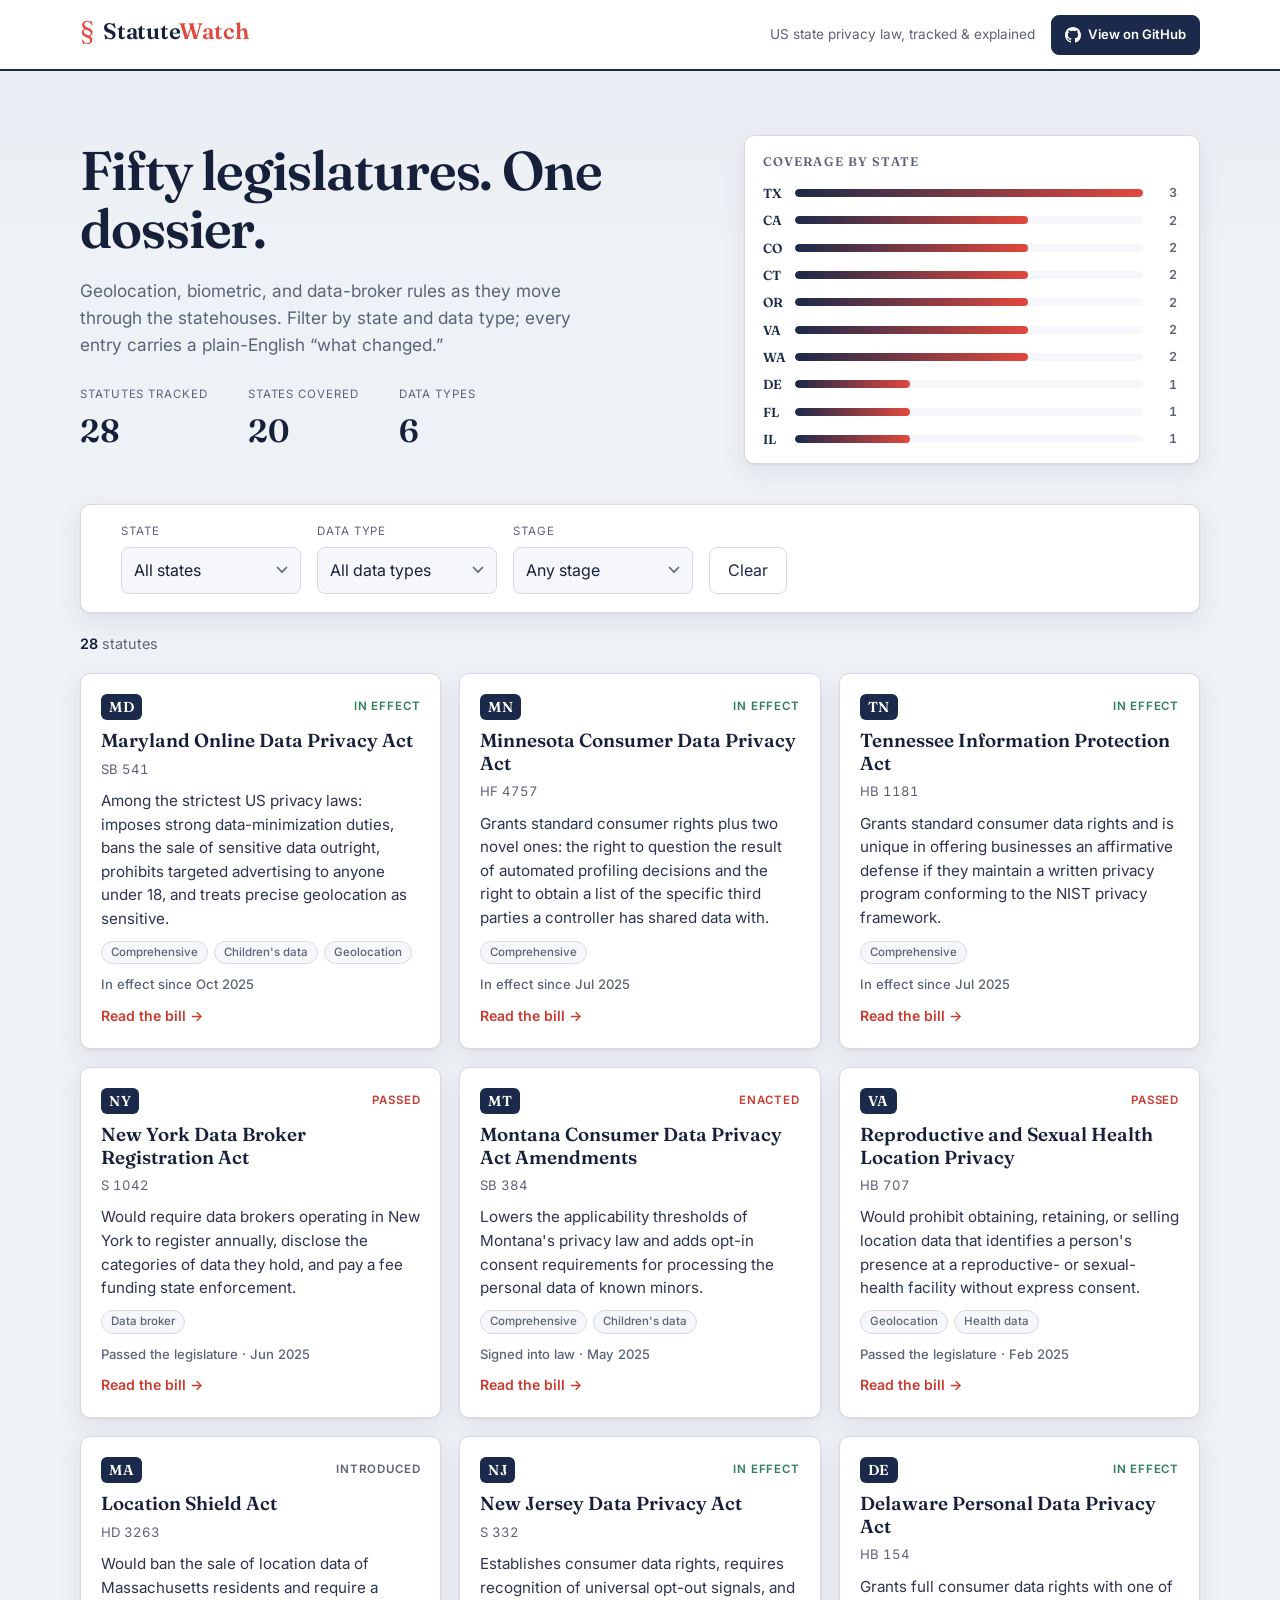
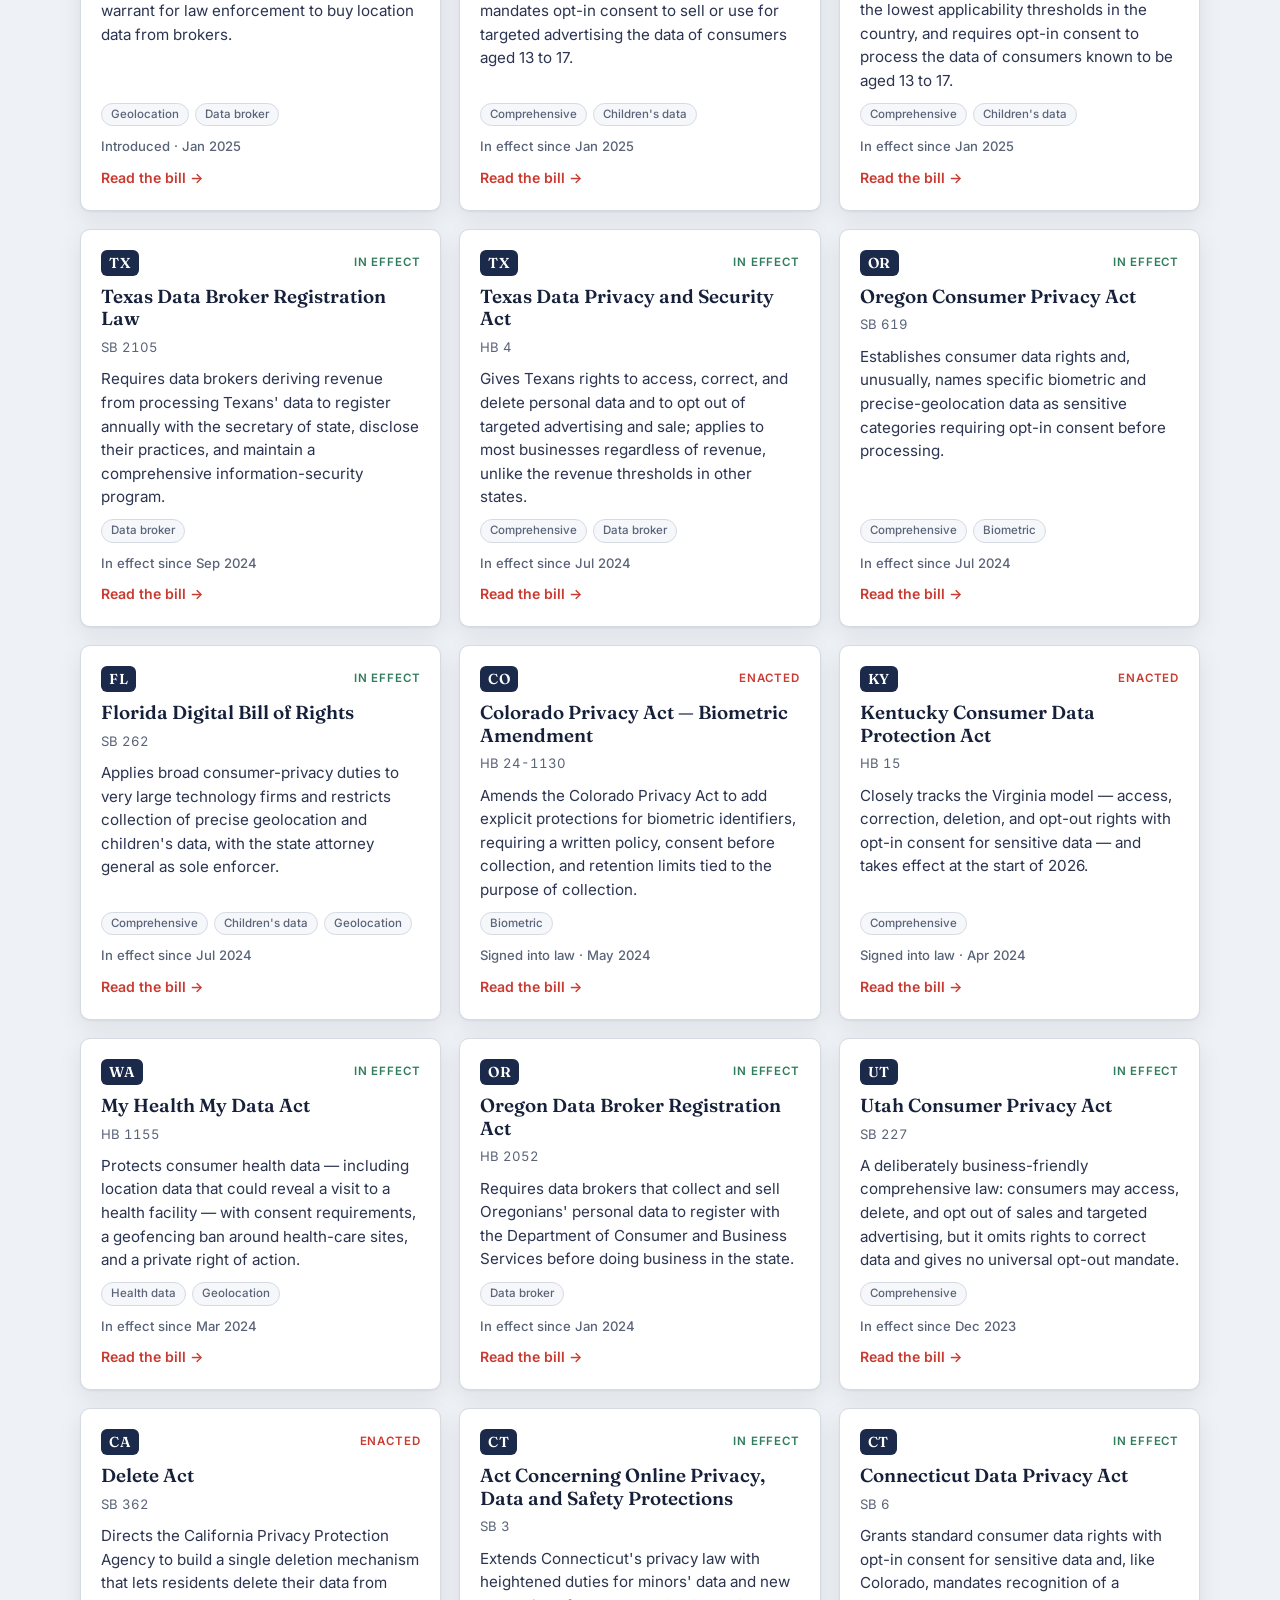
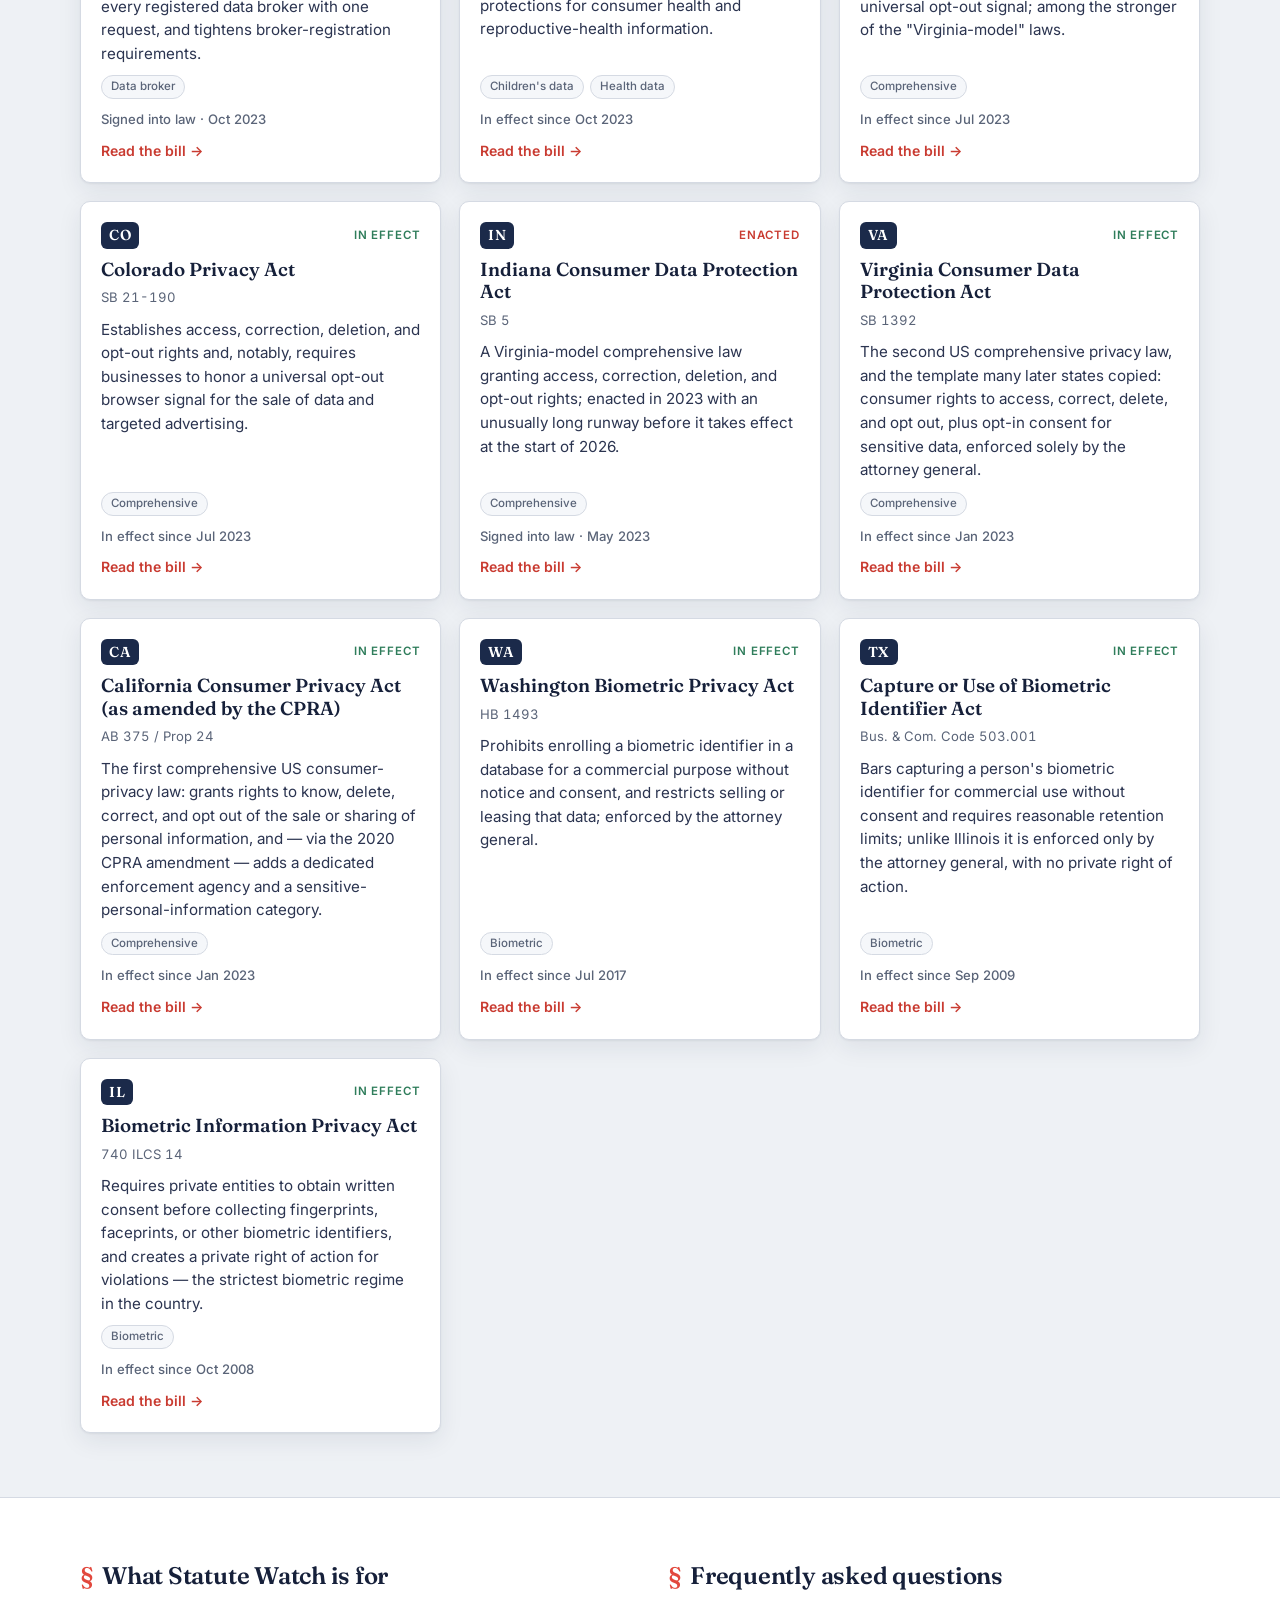
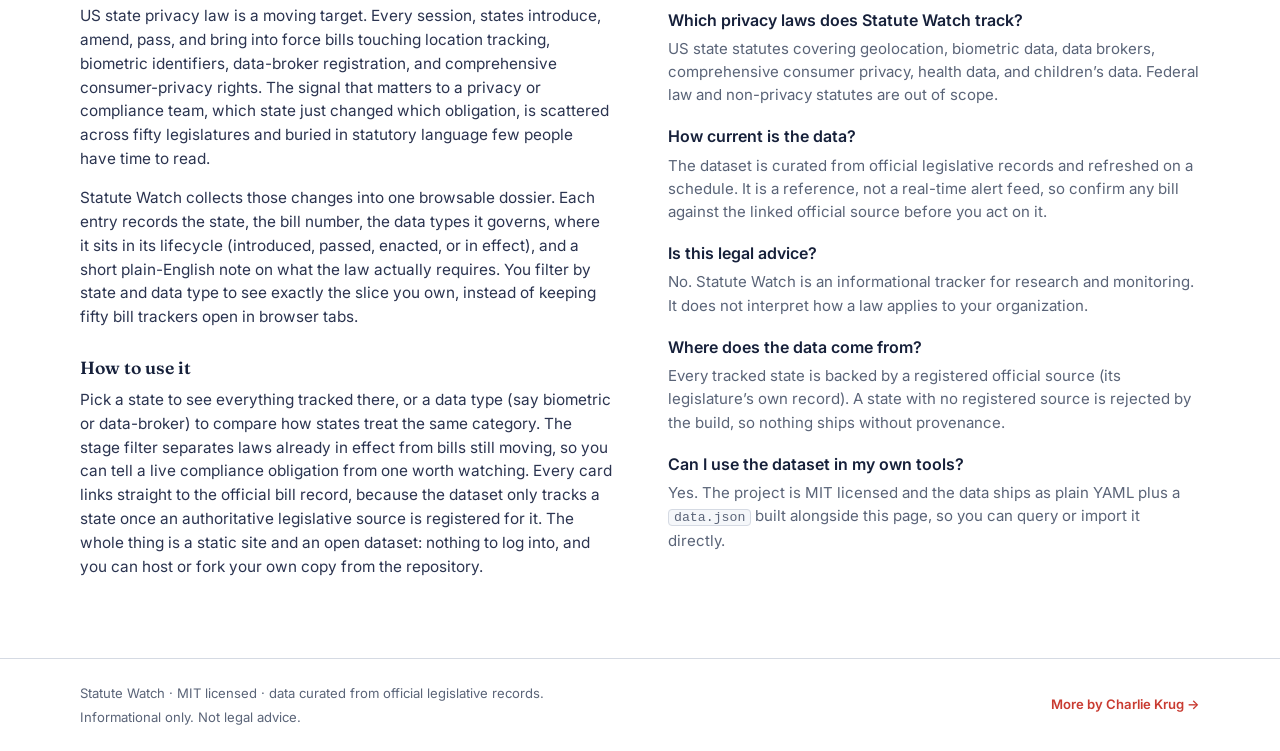
<file: site/index.html>
<!DOCTYPE html>
<html lang="en">
<head>
  <meta charset="utf-8" />
  <meta name="viewport" content="width=device-width, initial-scale=1" />
  <title>Statute Watch: state privacy law, tracked as it moves</title>
  <meta name="description" content="Track US state privacy laws across geolocation, biometric, and data-broker rules. Filter by state and data type; every entry says in plain English what changed." />
  <meta property="og:title" content="Statute Watch" />
  <meta property="og:description" content="State privacy law, tracked as it moves. Geolocation, biometric, and data-broker rules across the states, filterable, each with a plain-English summary of what changed." />
  <meta property="og:type" content="website" />
  <link rel="icon" href="data:image/svg+xml,%3Csvg xmlns='http://www.w3.org/2000/svg' viewBox='0 0 32 32'%3E%3Crect width='32' height='32' rx='6' fill='%231b2a4a'/%3E%3Cpath d='M16 5l9 4v6c0 5-4 9-9 12-5-3-9-7-9-12V9z' fill='none' stroke='%23e2483d' stroke-width='2.4'/%3E%3Cpath d='M11 16l3.5 3.5L22 12' fill='none' stroke='%23f4f1ea' stroke-width='2.4' stroke-linecap='round' stroke-linejoin='round'/%3E%3C/svg%3E" />
  <link rel="stylesheet" href="styles.css" />
</head>
<body>
  <header class="masthead">
    <div class="wrap masthead__inner">
      <a class="wordmark" href="./">
        <span class="wordmark__glyph" aria-hidden="true">§</span>
        <span class="wordmark__name">Statute<span class="wordmark__accent">Watch</span></span>
      </a>
      <div class="masthead__actions">
        <p class="masthead__tag">US state privacy law, tracked &amp; explained</p>
        <a class="ghlink" href="https://github.com/ctkrug/statute-watch" rel="noopener" target="_blank" aria-label="View Statute Watch on GitHub">
          <svg class="ghlink__mark" viewBox="0 0 16 16" width="16" height="16" aria-hidden="true"><path fill="currentColor" d="M8 0C3.58 0 0 3.58 0 8c0 3.54 2.29 6.53 5.47 7.59.4.07.55-.17.55-.38 0-.19-.01-.82-.01-1.49-2.01.37-2.53-.49-2.69-.94-.09-.23-.48-.94-.82-1.13-.28-.15-.68-.52-.01-.53.63-.01 1.08.58 1.23.82.72 1.21 1.87.87 2.33.66.07-.52.28-.87.51-1.07-1.78-.2-3.64-.89-3.64-3.95 0-.87.31-1.59.82-2.15-.08-.2-.36-1.02.08-2.12 0 0 .67-.21 2.2.82.64-.18 1.32-.27 2-.27.68 0 1.36.09 2 .27 1.53-1.04 2.2-.82 2.2-.82.44 1.1.16 1.92.08 2.12.51.56.82 1.27.82 2.15 0 3.07-1.87 3.76-3.65 3.95.29.25.54.73.54 1.48 0 1.07-.01 1.93-.01 2.2 0 .21.15.46.55.38A8.01 8.01 0 0016 8c0-4.42-3.58-8-8-8z"/></svg>
          <span>View on GitHub</span>
        </a>
      </div>
    </div>
  </header>

  <section class="hero">
    <div class="wrap hero__inner">
      <div class="hero__thesis">
        <h1 class="hero__headline">Fifty legislatures. One dossier.</h1>
        <p class="hero__lede">
          Geolocation, biometric, and data-broker rules as they move through the
          statehouses. Filter by state and data type; every entry carries a
          plain-English &ldquo;what changed.&rdquo;
        </p>
        <dl class="hero__stats">
          <div class="stat"><dt>Statutes tracked</dt><dd>28</dd></div>
          <div class="stat"><dt>States covered</dt><dd>20</dd></div>
          <div class="stat"><dt>Data types</dt><dd>6</dd></div>
        </dl>
      </div>
      <aside class="coverage" aria-label="Statutes tracked per state">
        <h2 class="coverage__title">Coverage by state</h2>
        <ol class="coverage__list">
        <li class="coverage__row" data-state="TX"><span class="coverage__state">TX</span><span class="coverage__bar"><span class="coverage__fill" style="width:100%"></span></span><span class="coverage__count" aria-label="3 statutes">3</span></li>
        <li class="coverage__row" data-state="CA"><span class="coverage__state">CA</span><span class="coverage__bar"><span class="coverage__fill" style="width:67%"></span></span><span class="coverage__count" aria-label="2 statutes">2</span></li>
        <li class="coverage__row" data-state="CO"><span class="coverage__state">CO</span><span class="coverage__bar"><span class="coverage__fill" style="width:67%"></span></span><span class="coverage__count" aria-label="2 statutes">2</span></li>
        <li class="coverage__row" data-state="CT"><span class="coverage__state">CT</span><span class="coverage__bar"><span class="coverage__fill" style="width:67%"></span></span><span class="coverage__count" aria-label="2 statutes">2</span></li>
        <li class="coverage__row" data-state="OR"><span class="coverage__state">OR</span><span class="coverage__bar"><span class="coverage__fill" style="width:67%"></span></span><span class="coverage__count" aria-label="2 statutes">2</span></li>
        <li class="coverage__row" data-state="VA"><span class="coverage__state">VA</span><span class="coverage__bar"><span class="coverage__fill" style="width:67%"></span></span><span class="coverage__count" aria-label="2 statutes">2</span></li>
        <li class="coverage__row" data-state="WA"><span class="coverage__state">WA</span><span class="coverage__bar"><span class="coverage__fill" style="width:67%"></span></span><span class="coverage__count" aria-label="2 statutes">2</span></li>
        <li class="coverage__row" data-state="DE"><span class="coverage__state">DE</span><span class="coverage__bar"><span class="coverage__fill" style="width:33%"></span></span><span class="coverage__count" aria-label="1 statute">1</span></li>
        <li class="coverage__row" data-state="FL"><span class="coverage__state">FL</span><span class="coverage__bar"><span class="coverage__fill" style="width:33%"></span></span><span class="coverage__count" aria-label="1 statute">1</span></li>
        <li class="coverage__row" data-state="IL"><span class="coverage__state">IL</span><span class="coverage__bar"><span class="coverage__fill" style="width:33%"></span></span><span class="coverage__count" aria-label="1 statute">1</span></li>
        <li class="coverage__row" data-state="IN"><span class="coverage__state">IN</span><span class="coverage__bar"><span class="coverage__fill" style="width:33%"></span></span><span class="coverage__count" aria-label="1 statute">1</span></li>
        <li class="coverage__row" data-state="KY"><span class="coverage__state">KY</span><span class="coverage__bar"><span class="coverage__fill" style="width:33%"></span></span><span class="coverage__count" aria-label="1 statute">1</span></li>
        <li class="coverage__row" data-state="MA"><span class="coverage__state">MA</span><span class="coverage__bar"><span class="coverage__fill" style="width:33%"></span></span><span class="coverage__count" aria-label="1 statute">1</span></li>
        <li class="coverage__row" data-state="MD"><span class="coverage__state">MD</span><span class="coverage__bar"><span class="coverage__fill" style="width:33%"></span></span><span class="coverage__count" aria-label="1 statute">1</span></li>
        <li class="coverage__row" data-state="MN"><span class="coverage__state">MN</span><span class="coverage__bar"><span class="coverage__fill" style="width:33%"></span></span><span class="coverage__count" aria-label="1 statute">1</span></li>
        <li class="coverage__row" data-state="MT"><span class="coverage__state">MT</span><span class="coverage__bar"><span class="coverage__fill" style="width:33%"></span></span><span class="coverage__count" aria-label="1 statute">1</span></li>
        <li class="coverage__row" data-state="NJ"><span class="coverage__state">NJ</span><span class="coverage__bar"><span class="coverage__fill" style="width:33%"></span></span><span class="coverage__count" aria-label="1 statute">1</span></li>
        <li class="coverage__row" data-state="NY"><span class="coverage__state">NY</span><span class="coverage__bar"><span class="coverage__fill" style="width:33%"></span></span><span class="coverage__count" aria-label="1 statute">1</span></li>
        <li class="coverage__row" data-state="TN"><span class="coverage__state">TN</span><span class="coverage__bar"><span class="coverage__fill" style="width:33%"></span></span><span class="coverage__count" aria-label="1 statute">1</span></li>
        <li class="coverage__row" data-state="UT"><span class="coverage__state">UT</span><span class="coverage__bar"><span class="coverage__fill" style="width:33%"></span></span><span class="coverage__count" aria-label="1 statute">1</span></li>
        </ol>
      </aside>
    </div>
  </section>

  <main class="wrap main">
    <form class="filters" aria-label="Filter statutes">
      <div class="filters__group">
        <label for="f-state">State</label>
        <select id="f-state" name="state"><option value="">All states</option></select>
      </div>
      <div class="filters__group">
        <label for="f-category">Data type</label>
        <select id="f-category" name="category"><option value="">All data types</option></select>
      </div>
      <div class="filters__group">
        <label for="f-stage">Stage</label>
        <select id="f-stage" name="stage"><option value="">Any stage</option></select>
      </div>
      <button type="reset" class="filters__reset">Clear</button>
    </form>

    <p class="resultbar" role="status" aria-live="polite">
      <span id="result-count">28</span> statutes
    </p>

    <section class="grid" id="grid">
            <article class="card" data-state="MD" data-categories="comprehensive childrens geolocation" data-stage="effective">
        <header class="card__head">
          <span class="card__state">MD</span>
          <span class="card__stage card__stage--effective">In effect</span>
        </header>
        <h3 class="card__title">Maryland Online Data Privacy Act</h3>
        <p class="card__bill">SB 541</p>
        <p class="card__summary">Among the strictest US privacy laws: imposes strong data-minimization duties, bans the sale of sensitive data outright, prohibits targeted advertising to anyone under 18, and treats precise geolocation as sensitive.</p>
        <footer class="card__foot">
          <div class="card__tags"><span class="tag tag--comprehensive">Comprehensive</span><span class="tag tag--childrens">Children&#x27;s data</span><span class="tag tag--geolocation">Geolocation</span></div>
          <p class="card__status">In effect since Oct 2025</p>
          <a class="card__link" href="https://mgaleg.maryland.gov/mgawebsite/Legislation/Details/SB0541?ys=2024RS" rel="noopener" target="_blank" aria-label="Read the bill: Maryland Online Data Privacy Act (SB 541)">Read the bill &rarr;</a>
        </footer>
      </article>
      <article class="card" data-state="MN" data-categories="comprehensive" data-stage="effective">
        <header class="card__head">
          <span class="card__state">MN</span>
          <span class="card__stage card__stage--effective">In effect</span>
        </header>
        <h3 class="card__title">Minnesota Consumer Data Privacy Act</h3>
        <p class="card__bill">HF 4757</p>
        <p class="card__summary">Grants standard consumer rights plus two novel ones: the right to question the result of automated profiling decisions and the right to obtain a list of the specific third parties a controller has shared data with.</p>
        <footer class="card__foot">
          <div class="card__tags"><span class="tag tag--comprehensive">Comprehensive</span></div>
          <p class="card__status">In effect since Jul 2025</p>
          <a class="card__link" href="https://www.revisor.mn.gov/bills/bill.php?b=House&amp;f=HF4757&amp;ssn=0&amp;y=2024" rel="noopener" target="_blank" aria-label="Read the bill: Minnesota Consumer Data Privacy Act (HF 4757)">Read the bill &rarr;</a>
        </footer>
      </article>
      <article class="card" data-state="TN" data-categories="comprehensive" data-stage="effective">
        <header class="card__head">
          <span class="card__state">TN</span>
          <span class="card__stage card__stage--effective">In effect</span>
        </header>
        <h3 class="card__title">Tennessee Information Protection Act</h3>
        <p class="card__bill">HB 1181</p>
        <p class="card__summary">Grants standard consumer data rights and is unique in offering businesses an affirmative defense if they maintain a written privacy program conforming to the NIST privacy framework.</p>
        <footer class="card__foot">
          <div class="card__tags"><span class="tag tag--comprehensive">Comprehensive</span></div>
          <p class="card__status">In effect since Jul 2025</p>
          <a class="card__link" href="https://wapp.capitol.tn.gov/apps/BillInfo/Default.aspx?BillNumber=HB1181&amp;GA=113" rel="noopener" target="_blank" aria-label="Read the bill: Tennessee Information Protection Act (HB 1181)">Read the bill &rarr;</a>
        </footer>
      </article>
      <article class="card" data-state="NY" data-categories="data-broker" data-stage="passed">
        <header class="card__head">
          <span class="card__state">NY</span>
          <span class="card__stage card__stage--passed">Passed</span>
        </header>
        <h3 class="card__title">New York Data Broker Registration Act</h3>
        <p class="card__bill">S 1042</p>
        <p class="card__summary">Would require data brokers operating in New York to register annually, disclose the categories of data they hold, and pay a fee funding state enforcement.</p>
        <footer class="card__foot">
          <div class="card__tags"><span class="tag tag--data-broker">Data broker</span></div>
          <p class="card__status">Passed the legislature · Jun 2025</p>
          <a class="card__link" href="https://www.nysenate.gov/legislation/bills/2025/S1042" rel="noopener" target="_blank" aria-label="Read the bill: New York Data Broker Registration Act (S 1042)">Read the bill &rarr;</a>
        </footer>
      </article>
      <article class="card" data-state="MT" data-categories="comprehensive childrens" data-stage="enacted">
        <header class="card__head">
          <span class="card__state">MT</span>
          <span class="card__stage card__stage--enacted">Enacted</span>
        </header>
        <h3 class="card__title">Montana Consumer Data Privacy Act Amendments</h3>
        <p class="card__bill">SB 384</p>
        <p class="card__summary">Lowers the applicability thresholds of Montana&#x27;s privacy law and adds opt-in consent requirements for processing the personal data of known minors.</p>
        <footer class="card__foot">
          <div class="card__tags"><span class="tag tag--comprehensive">Comprehensive</span><span class="tag tag--childrens">Children&#x27;s data</span></div>
          <p class="card__status">Signed into law · May 2025</p>
          <a class="card__link" href="https://bills.legmt.gov/#/laws/bill/2/LC2131" rel="noopener" target="_blank" aria-label="Read the bill: Montana Consumer Data Privacy Act Amendments (SB 384)">Read the bill &rarr;</a>
        </footer>
      </article>
      <article class="card" data-state="VA" data-categories="geolocation health-data" data-stage="passed">
        <header class="card__head">
          <span class="card__state">VA</span>
          <span class="card__stage card__stage--passed">Passed</span>
        </header>
        <h3 class="card__title">Reproductive and Sexual Health Location Privacy</h3>
        <p class="card__bill">HB 707</p>
        <p class="card__summary">Would prohibit obtaining, retaining, or selling location data that identifies a person&#x27;s presence at a reproductive- or sexual-health facility without express consent.</p>
        <footer class="card__foot">
          <div class="card__tags"><span class="tag tag--geolocation">Geolocation</span><span class="tag tag--health-data">Health data</span></div>
          <p class="card__status">Passed the legislature · Feb 2025</p>
          <a class="card__link" href="https://lis.virginia.gov/cgi-bin/legp604.exe?251+sum+HB707" rel="noopener" target="_blank" aria-label="Read the bill: Reproductive and Sexual Health Location Privacy (HB 707)">Read the bill &rarr;</a>
        </footer>
      </article>
      <article class="card" data-state="MA" data-categories="geolocation data-broker" data-stage="introduced">
        <header class="card__head">
          <span class="card__state">MA</span>
          <span class="card__stage card__stage--introduced">Introduced</span>
        </header>
        <h3 class="card__title">Location Shield Act</h3>
        <p class="card__bill">HD 3263</p>
        <p class="card__summary">Would ban the sale of location data of Massachusetts residents and require a warrant for law enforcement to buy location data from brokers.</p>
        <footer class="card__foot">
          <div class="card__tags"><span class="tag tag--geolocation">Geolocation</span><span class="tag tag--data-broker">Data broker</span></div>
          <p class="card__status">Introduced · Jan 2025</p>
          <a class="card__link" href="https://malegislature.gov/Bills/194/HD3263" rel="noopener" target="_blank" aria-label="Read the bill: Location Shield Act (HD 3263)">Read the bill &rarr;</a>
        </footer>
      </article>
      <article class="card" data-state="NJ" data-categories="comprehensive childrens" data-stage="effective">
        <header class="card__head">
          <span class="card__state">NJ</span>
          <span class="card__stage card__stage--effective">In effect</span>
        </header>
        <h3 class="card__title">New Jersey Data Privacy Act</h3>
        <p class="card__bill">S 332</p>
        <p class="card__summary">Establishes consumer data rights, requires recognition of universal opt-out signals, and mandates opt-in consent to sell or use for targeted advertising the data of consumers aged 13 to 17.</p>
        <footer class="card__foot">
          <div class="card__tags"><span class="tag tag--comprehensive">Comprehensive</span><span class="tag tag--childrens">Children&#x27;s data</span></div>
          <p class="card__status">In effect since Jan 2025</p>
          <a class="card__link" href="https://www.njleg.state.nj.us/bill-search/2022/S332" rel="noopener" target="_blank" aria-label="Read the bill: New Jersey Data Privacy Act (S 332)">Read the bill &rarr;</a>
        </footer>
      </article>
      <article class="card" data-state="DE" data-categories="comprehensive childrens" data-stage="effective">
        <header class="card__head">
          <span class="card__state">DE</span>
          <span class="card__stage card__stage--effective">In effect</span>
        </header>
        <h3 class="card__title">Delaware Personal Data Privacy Act</h3>
        <p class="card__bill">HB 154</p>
        <p class="card__summary">Grants full consumer data rights with one of the lowest applicability thresholds in the country, and requires opt-in consent to process the data of consumers known to be aged 13 to 17.</p>
        <footer class="card__foot">
          <div class="card__tags"><span class="tag tag--comprehensive">Comprehensive</span><span class="tag tag--childrens">Children&#x27;s data</span></div>
          <p class="card__status">In effect since Jan 2025</p>
          <a class="card__link" href="https://legis.delaware.gov/BillDetail?LegislationId=140388" rel="noopener" target="_blank" aria-label="Read the bill: Delaware Personal Data Privacy Act (HB 154)">Read the bill &rarr;</a>
        </footer>
      </article>
      <article class="card" data-state="TX" data-categories="data-broker" data-stage="effective">
        <header class="card__head">
          <span class="card__state">TX</span>
          <span class="card__stage card__stage--effective">In effect</span>
        </header>
        <h3 class="card__title">Texas Data Broker Registration Law</h3>
        <p class="card__bill">SB 2105</p>
        <p class="card__summary">Requires data brokers deriving revenue from processing Texans&#x27; data to register annually with the secretary of state, disclose their practices, and maintain a comprehensive information-security program.</p>
        <footer class="card__foot">
          <div class="card__tags"><span class="tag tag--data-broker">Data broker</span></div>
          <p class="card__status">In effect since Sep 2024</p>
          <a class="card__link" href="https://capitol.texas.gov/BillLookup/History.aspx?LegSess=88R&amp;Bill=SB2105" rel="noopener" target="_blank" aria-label="Read the bill: Texas Data Broker Registration Law (SB 2105)">Read the bill &rarr;</a>
        </footer>
      </article>
      <article class="card" data-state="TX" data-categories="comprehensive data-broker" data-stage="effective">
        <header class="card__head">
          <span class="card__state">TX</span>
          <span class="card__stage card__stage--effective">In effect</span>
        </header>
        <h3 class="card__title">Texas Data Privacy and Security Act</h3>
        <p class="card__bill">HB 4</p>
        <p class="card__summary">Gives Texans rights to access, correct, and delete personal data and to opt out of targeted advertising and sale; applies to most businesses regardless of revenue, unlike the revenue thresholds in other states.</p>
        <footer class="card__foot">
          <div class="card__tags"><span class="tag tag--comprehensive">Comprehensive</span><span class="tag tag--data-broker">Data broker</span></div>
          <p class="card__status">In effect since Jul 2024</p>
          <a class="card__link" href="https://capitol.texas.gov/BillLookup/History.aspx?LegSess=88R&amp;Bill=HB4" rel="noopener" target="_blank" aria-label="Read the bill: Texas Data Privacy and Security Act (HB 4)">Read the bill &rarr;</a>
        </footer>
      </article>
      <article class="card" data-state="OR" data-categories="comprehensive biometric" data-stage="effective">
        <header class="card__head">
          <span class="card__state">OR</span>
          <span class="card__stage card__stage--effective">In effect</span>
        </header>
        <h3 class="card__title">Oregon Consumer Privacy Act</h3>
        <p class="card__bill">SB 619</p>
        <p class="card__summary">Establishes consumer data rights and, unusually, names specific biometric and precise-geolocation data as sensitive categories requiring opt-in consent before processing.</p>
        <footer class="card__foot">
          <div class="card__tags"><span class="tag tag--comprehensive">Comprehensive</span><span class="tag tag--biometric">Biometric</span></div>
          <p class="card__status">In effect since Jul 2024</p>
          <a class="card__link" href="https://olis.oregonlegislature.gov/liz/2023R1/Measures/Overview/SB619" rel="noopener" target="_blank" aria-label="Read the bill: Oregon Consumer Privacy Act (SB 619)">Read the bill &rarr;</a>
        </footer>
      </article>
      <article class="card" data-state="FL" data-categories="comprehensive childrens geolocation" data-stage="effective">
        <header class="card__head">
          <span class="card__state">FL</span>
          <span class="card__stage card__stage--effective">In effect</span>
        </header>
        <h3 class="card__title">Florida Digital Bill of Rights</h3>
        <p class="card__bill">SB 262</p>
        <p class="card__summary">Applies broad consumer-privacy duties to very large technology firms and restricts collection of precise geolocation and children&#x27;s data, with the state attorney general as sole enforcer.</p>
        <footer class="card__foot">
          <div class="card__tags"><span class="tag tag--comprehensive">Comprehensive</span><span class="tag tag--childrens">Children&#x27;s data</span><span class="tag tag--geolocation">Geolocation</span></div>
          <p class="card__status">In effect since Jul 2024</p>
          <a class="card__link" href="https://www.flsenate.gov/Session/Bill/2023/262" rel="noopener" target="_blank" aria-label="Read the bill: Florida Digital Bill of Rights (SB 262)">Read the bill &rarr;</a>
        </footer>
      </article>
      <article class="card" data-state="CO" data-categories="biometric" data-stage="enacted">
        <header class="card__head">
          <span class="card__state">CO</span>
          <span class="card__stage card__stage--enacted">Enacted</span>
        </header>
        <h3 class="card__title">Colorado Privacy Act — Biometric Amendment</h3>
        <p class="card__bill">HB 24-1130</p>
        <p class="card__summary">Amends the Colorado Privacy Act to add explicit protections for biometric identifiers, requiring a written policy, consent before collection, and retention limits tied to the purpose of collection.</p>
        <footer class="card__foot">
          <div class="card__tags"><span class="tag tag--biometric">Biometric</span></div>
          <p class="card__status">Signed into law · May 2024</p>
          <a class="card__link" href="https://leg.colorado.gov/bills/hb24-1130" rel="noopener" target="_blank" aria-label="Read the bill: Colorado Privacy Act — Biometric Amendment (HB 24-1130)">Read the bill &rarr;</a>
        </footer>
      </article>
      <article class="card" data-state="KY" data-categories="comprehensive" data-stage="enacted">
        <header class="card__head">
          <span class="card__state">KY</span>
          <span class="card__stage card__stage--enacted">Enacted</span>
        </header>
        <h3 class="card__title">Kentucky Consumer Data Protection Act</h3>
        <p class="card__bill">HB 15</p>
        <p class="card__summary">Closely tracks the Virginia model — access, correction, deletion, and opt-out rights with opt-in consent for sensitive data — and takes effect at the start of 2026.</p>
        <footer class="card__foot">
          <div class="card__tags"><span class="tag tag--comprehensive">Comprehensive</span></div>
          <p class="card__status">Signed into law · Apr 2024</p>
          <a class="card__link" href="https://apps.legislature.ky.gov/record/24rs/hb15.html" rel="noopener" target="_blank" aria-label="Read the bill: Kentucky Consumer Data Protection Act (HB 15)">Read the bill &rarr;</a>
        </footer>
      </article>
      <article class="card" data-state="WA" data-categories="health-data geolocation" data-stage="effective">
        <header class="card__head">
          <span class="card__state">WA</span>
          <span class="card__stage card__stage--effective">In effect</span>
        </header>
        <h3 class="card__title">My Health My Data Act</h3>
        <p class="card__bill">HB 1155</p>
        <p class="card__summary">Protects consumer health data — including location data that could reveal a visit to a health facility — with consent requirements, a geofencing ban around health-care sites, and a private right of action.</p>
        <footer class="card__foot">
          <div class="card__tags"><span class="tag tag--health-data">Health data</span><span class="tag tag--geolocation">Geolocation</span></div>
          <p class="card__status">In effect since Mar 2024</p>
          <a class="card__link" href="https://app.leg.wa.gov/billsummary?BillNumber=1155&amp;Year=2023" rel="noopener" target="_blank" aria-label="Read the bill: My Health My Data Act (HB 1155)">Read the bill &rarr;</a>
        </footer>
      </article>
      <article class="card" data-state="OR" data-categories="data-broker" data-stage="effective">
        <header class="card__head">
          <span class="card__state">OR</span>
          <span class="card__stage card__stage--effective">In effect</span>
        </header>
        <h3 class="card__title">Oregon Data Broker Registration Act</h3>
        <p class="card__bill">HB 2052</p>
        <p class="card__summary">Requires data brokers that collect and sell Oregonians&#x27; personal data to register with the Department of Consumer and Business Services before doing business in the state.</p>
        <footer class="card__foot">
          <div class="card__tags"><span class="tag tag--data-broker">Data broker</span></div>
          <p class="card__status">In effect since Jan 2024</p>
          <a class="card__link" href="https://olis.oregonlegislature.gov/liz/2023R1/Measures/Overview/HB2052" rel="noopener" target="_blank" aria-label="Read the bill: Oregon Data Broker Registration Act (HB 2052)">Read the bill &rarr;</a>
        </footer>
      </article>
      <article class="card" data-state="UT" data-categories="comprehensive" data-stage="effective">
        <header class="card__head">
          <span class="card__state">UT</span>
          <span class="card__stage card__stage--effective">In effect</span>
        </header>
        <h3 class="card__title">Utah Consumer Privacy Act</h3>
        <p class="card__bill">SB 227</p>
        <p class="card__summary">A deliberately business-friendly comprehensive law: consumers may access, delete, and opt out of sales and targeted advertising, but it omits rights to correct data and gives no universal opt-out mandate.</p>
        <footer class="card__foot">
          <div class="card__tags"><span class="tag tag--comprehensive">Comprehensive</span></div>
          <p class="card__status">In effect since Dec 2023</p>
          <a class="card__link" href="https://le.utah.gov/~2022/bills/static/SB0227.html" rel="noopener" target="_blank" aria-label="Read the bill: Utah Consumer Privacy Act (SB 227)">Read the bill &rarr;</a>
        </footer>
      </article>
      <article class="card" data-state="CA" data-categories="data-broker" data-stage="enacted">
        <header class="card__head">
          <span class="card__state">CA</span>
          <span class="card__stage card__stage--enacted">Enacted</span>
        </header>
        <h3 class="card__title">Delete Act</h3>
        <p class="card__bill">SB 362</p>
        <p class="card__summary">Directs the California Privacy Protection Agency to build a single deletion mechanism that lets residents delete their data from every registered data broker with one request, and tightens broker-registration requirements.</p>
        <footer class="card__foot">
          <div class="card__tags"><span class="tag tag--data-broker">Data broker</span></div>
          <p class="card__status">Signed into law · Oct 2023</p>
          <a class="card__link" href="https://leginfo.legislature.ca.gov/faces/billNavClient.xhtml?bill_id=202320240SB362" rel="noopener" target="_blank" aria-label="Read the bill: Delete Act (SB 362)">Read the bill &rarr;</a>
        </footer>
      </article>
      <article class="card" data-state="CT" data-categories="childrens health-data" data-stage="effective">
        <header class="card__head">
          <span class="card__state">CT</span>
          <span class="card__stage card__stage--effective">In effect</span>
        </header>
        <h3 class="card__title">Act Concerning Online Privacy, Data and Safety Protections</h3>
        <p class="card__bill">SB 3</p>
        <p class="card__summary">Extends Connecticut&#x27;s privacy law with heightened duties for minors&#x27; data and new protections for consumer health and reproductive-health information.</p>
        <footer class="card__foot">
          <div class="card__tags"><span class="tag tag--childrens">Children&#x27;s data</span><span class="tag tag--health-data">Health data</span></div>
          <p class="card__status">In effect since Oct 2023</p>
          <a class="card__link" href="https://www.cga.ct.gov/asp/cgabillstatus/cgabillstatus.asp?selBillType=Bill&amp;bill_num=SB00003" rel="noopener" target="_blank" aria-label="Read the bill: Act Concerning Online Privacy, Data and Safety Protections (SB 3)">Read the bill &rarr;</a>
        </footer>
      </article>
      <article class="card" data-state="CT" data-categories="comprehensive" data-stage="effective">
        <header class="card__head">
          <span class="card__state">CT</span>
          <span class="card__stage card__stage--effective">In effect</span>
        </header>
        <h3 class="card__title">Connecticut Data Privacy Act</h3>
        <p class="card__bill">SB 6</p>
        <p class="card__summary">Grants standard consumer data rights with opt-in consent for sensitive data and, like Colorado, mandates recognition of a universal opt-out signal; among the stronger of the &quot;Virginia-model&quot; laws.</p>
        <footer class="card__foot">
          <div class="card__tags"><span class="tag tag--comprehensive">Comprehensive</span></div>
          <p class="card__status">In effect since Jul 2023</p>
          <a class="card__link" href="https://www.cga.ct.gov/asp/cgabillstatus/cgabillstatus.asp?selBillType=Bill&amp;which_year=2022&amp;bill_num=6" rel="noopener" target="_blank" aria-label="Read the bill: Connecticut Data Privacy Act (SB 6)">Read the bill &rarr;</a>
        </footer>
      </article>
      <article class="card" data-state="CO" data-categories="comprehensive" data-stage="effective">
        <header class="card__head">
          <span class="card__state">CO</span>
          <span class="card__stage card__stage--effective">In effect</span>
        </header>
        <h3 class="card__title">Colorado Privacy Act</h3>
        <p class="card__bill">SB 21-190</p>
        <p class="card__summary">Establishes access, correction, deletion, and opt-out rights and, notably, requires businesses to honor a universal opt-out browser signal for the sale of data and targeted advertising.</p>
        <footer class="card__foot">
          <div class="card__tags"><span class="tag tag--comprehensive">Comprehensive</span></div>
          <p class="card__status">In effect since Jul 2023</p>
          <a class="card__link" href="https://leg.colorado.gov/bills/sb21-190" rel="noopener" target="_blank" aria-label="Read the bill: Colorado Privacy Act (SB 21-190)">Read the bill &rarr;</a>
        </footer>
      </article>
      <article class="card" data-state="IN" data-categories="comprehensive" data-stage="enacted">
        <header class="card__head">
          <span class="card__state">IN</span>
          <span class="card__stage card__stage--enacted">Enacted</span>
        </header>
        <h3 class="card__title">Indiana Consumer Data Protection Act</h3>
        <p class="card__bill">SB 5</p>
        <p class="card__summary">A Virginia-model comprehensive law granting access, correction, deletion, and opt-out rights; enacted in 2023 with an unusually long runway before it takes effect at the start of 2026.</p>
        <footer class="card__foot">
          <div class="card__tags"><span class="tag tag--comprehensive">Comprehensive</span></div>
          <p class="card__status">Signed into law · May 2023</p>
          <a class="card__link" href="https://iga.in.gov/legislative/2023/bills/senate/5" rel="noopener" target="_blank" aria-label="Read the bill: Indiana Consumer Data Protection Act (SB 5)">Read the bill &rarr;</a>
        </footer>
      </article>
      <article class="card" data-state="VA" data-categories="comprehensive" data-stage="effective">
        <header class="card__head">
          <span class="card__state">VA</span>
          <span class="card__stage card__stage--effective">In effect</span>
        </header>
        <h3 class="card__title">Virginia Consumer Data Protection Act</h3>
        <p class="card__bill">SB 1392</p>
        <p class="card__summary">The second US comprehensive privacy law, and the template many later states copied: consumer rights to access, correct, delete, and opt out, plus opt-in consent for sensitive data, enforced solely by the attorney general.</p>
        <footer class="card__foot">
          <div class="card__tags"><span class="tag tag--comprehensive">Comprehensive</span></div>
          <p class="card__status">In effect since Jan 2023</p>
          <a class="card__link" href="https://lis.virginia.gov/cgi-bin/legp604.exe?211+sum+SB1392" rel="noopener" target="_blank" aria-label="Read the bill: Virginia Consumer Data Protection Act (SB 1392)">Read the bill &rarr;</a>
        </footer>
      </article>
      <article class="card" data-state="CA" data-categories="comprehensive" data-stage="effective">
        <header class="card__head">
          <span class="card__state">CA</span>
          <span class="card__stage card__stage--effective">In effect</span>
        </header>
        <h3 class="card__title">California Consumer Privacy Act (as amended by the CPRA)</h3>
        <p class="card__bill">AB 375 / Prop 24</p>
        <p class="card__summary">The first comprehensive US consumer-privacy law: grants rights to know, delete, correct, and opt out of the sale or sharing of personal information, and — via the 2020 CPRA amendment — adds a dedicated enforcement agency and a sensitive-personal-information category.</p>
        <footer class="card__foot">
          <div class="card__tags"><span class="tag tag--comprehensive">Comprehensive</span></div>
          <p class="card__status">In effect since Jan 2023</p>
          <a class="card__link" href="https://leginfo.legislature.ca.gov/faces/codes_displayText.xhtml?division=3.&amp;part=4.&amp;lawCode=CIV&amp;title=1.81.5" rel="noopener" target="_blank" aria-label="Read the bill: California Consumer Privacy Act (as amended by the CPRA) (AB 375 / Prop 24)">Read the bill &rarr;</a>
        </footer>
      </article>
      <article class="card" data-state="WA" data-categories="biometric" data-stage="effective">
        <header class="card__head">
          <span class="card__state">WA</span>
          <span class="card__stage card__stage--effective">In effect</span>
        </header>
        <h3 class="card__title">Washington Biometric Privacy Act</h3>
        <p class="card__bill">HB 1493</p>
        <p class="card__summary">Prohibits enrolling a biometric identifier in a database for a commercial purpose without notice and consent, and restricts selling or leasing that data; enforced by the attorney general.</p>
        <footer class="card__foot">
          <div class="card__tags"><span class="tag tag--biometric">Biometric</span></div>
          <p class="card__status">In effect since Jul 2017</p>
          <a class="card__link" href="https://app.leg.wa.gov/billsummary?BillNumber=1493&amp;Year=2017" rel="noopener" target="_blank" aria-label="Read the bill: Washington Biometric Privacy Act (HB 1493)">Read the bill &rarr;</a>
        </footer>
      </article>
      <article class="card" data-state="TX" data-categories="biometric" data-stage="effective">
        <header class="card__head">
          <span class="card__state">TX</span>
          <span class="card__stage card__stage--effective">In effect</span>
        </header>
        <h3 class="card__title">Capture or Use of Biometric Identifier Act</h3>
        <p class="card__bill">Bus. &amp; Com. Code 503.001</p>
        <p class="card__summary">Bars capturing a person&#x27;s biometric identifier for commercial use without consent and requires reasonable retention limits; unlike Illinois it is enforced only by the attorney general, with no private right of action.</p>
        <footer class="card__foot">
          <div class="card__tags"><span class="tag tag--biometric">Biometric</span></div>
          <p class="card__status">In effect since Sep 2009</p>
          <a class="card__link" href="https://statutes.capitol.texas.gov/Docs/BC/htm/BC.503.htm" rel="noopener" target="_blank" aria-label="Read the bill: Capture or Use of Biometric Identifier Act (Bus. &amp; Com. Code 503.001)">Read the bill &rarr;</a>
        </footer>
      </article>
      <article class="card" data-state="IL" data-categories="biometric" data-stage="effective">
        <header class="card__head">
          <span class="card__state">IL</span>
          <span class="card__stage card__stage--effective">In effect</span>
        </header>
        <h3 class="card__title">Biometric Information Privacy Act</h3>
        <p class="card__bill">740 ILCS 14</p>
        <p class="card__summary">Requires private entities to obtain written consent before collecting fingerprints, faceprints, or other biometric identifiers, and creates a private right of action for violations — the strictest biometric regime in the country.</p>
        <footer class="card__foot">
          <div class="card__tags"><span class="tag tag--biometric">Biometric</span></div>
          <p class="card__status">In effect since Oct 2008</p>
          <a class="card__link" href="https://www.ilga.gov/legislation/ilcs/ilcs3.asp?ActID=3004" rel="noopener" target="_blank" aria-label="Read the bill: Biometric Information Privacy Act (740 ILCS 14)">Read the bill &rarr;</a>
        </footer>
      </article>
    </section>

    <p class="empty" id="empty" hidden>No statutes match those filters yet.</p>
  </main>

  <section class="seo" aria-labelledby="about-heading">
    <div class="wrap seo__inner">
      <article class="seo__col">
        <h2 id="about-heading" class="seo__title">What Statute Watch is for</h2>
        <p>
          US state privacy law is a moving target. Every session, states introduce,
          amend, pass, and bring into force bills touching location tracking, biometric
          identifiers, data-broker registration, and comprehensive consumer-privacy
          rights. The signal that matters to a privacy or compliance team, which state
          just changed which obligation, is scattered across fifty legislatures and
          buried in statutory language few people have time to read.
        </p>
        <p>
          Statute Watch collects those changes into one browsable dossier. Each entry
          records the state, the bill number, the data types it governs, where it sits
          in its lifecycle (introduced, passed, enacted, or in effect), and a short
          plain-English note on what the law actually requires. You filter by state and
          data type to see exactly the slice you own, instead of keeping fifty bill
          trackers open in browser tabs.
        </p>
        <h3 class="seo__sub">How to use it</h3>
        <p>
          Pick a state to see everything tracked there, or a data type (say biometric or
          data-broker) to compare how states treat the same category. The stage filter
          separates laws already in effect from bills still moving, so you can tell a
          live compliance obligation from one worth watching. Every card links straight
          to the official bill record, because the dataset only tracks a state once an
          authoritative legislative source is registered for it. The whole thing is a
          static site and an open dataset: nothing to log into, and you can host or fork
          your own copy from the repository.
        </p>
      </article>

      <article class="seo__col">
        <h2 class="seo__title">Frequently asked questions</h2>
        <dl class="faq">
          <dt>Which privacy laws does Statute Watch track?</dt>
          <dd>
            US state statutes covering geolocation, biometric data, data brokers,
            comprehensive consumer privacy, health data, and children&rsquo;s data.
            Federal law and non-privacy statutes are out of scope.
          </dd>
          <dt>How current is the data?</dt>
          <dd>
            The dataset is curated from official legislative records and refreshed on a
            schedule. It is a reference, not a real-time alert feed, so confirm any bill
            against the linked official source before you act on it.
          </dd>
          <dt>Is this legal advice?</dt>
          <dd>
            No. Statute Watch is an informational tracker for research and monitoring.
            It does not interpret how a law applies to your organization.
          </dd>
          <dt>Where does the data come from?</dt>
          <dd>
            Every tracked state is backed by a registered official source (its
            legislature&rsquo;s own record). A state with no registered source is
            rejected by the build, so nothing ships without provenance.
          </dd>
          <dt>Can I use the dataset in my own tools?</dt>
          <dd>
            Yes. The project is MIT licensed and the data ships as plain YAML plus a
            <code>data.json</code> built alongside this page, so you can query or import it directly.
          </dd>
        </dl>
      </article>
    </div>
  </section>

  <footer class="foot">
    <div class="wrap foot__inner">
      <div class="foot__meta">
        <p>Statute Watch &middot; MIT licensed &middot; data curated from official legislative records.</p>
        <p class="foot__note">Informational only. Not legal advice.</p>
      </div>
      <a class="foot__more" href="https://apps.charliekrug.com" rel="noopener">More by Charlie Krug &rarr;</a>
    </div>
  </footer>

  <script>
    window.__STATUTE_DATA__ = {"statutes": [{"id": "md-sb-541-2024", "state": "MD", "title": "Maryland Online Data Privacy Act", "bill_number": "SB 541", "categories": ["comprehensive", "childrens", "geolocation"], "stage": "effective", "summary": "Among the strictest US privacy laws: imposes strong data-minimization duties, bans the sale of sensitive data outright, prohibits targeted advertising to anyone under 18, and treats precise geolocation as sensitive.", "source_url": "https://mgaleg.maryland.gov/mgawebsite/Legislation/Details/SB0541?ys=2024RS", "introduced": "2024-01-31", "last_action": "2025-10-01", "effective": "2025-10-01", "tags": ["data-minimization", "sensitive-data", "minors"]}, {"id": "mn-hf-4757-2024", "state": "MN", "title": "Minnesota Consumer Data Privacy Act", "bill_number": "HF 4757", "categories": ["comprehensive"], "stage": "effective", "summary": "Grants standard consumer rights plus two novel ones: the right to question the result of automated profiling decisions and the right to obtain a list of the specific third parties a controller has shared data with.", "source_url": "https://www.revisor.mn.gov/bills/bill.php?b=House&f=HF4757&ssn=0&y=2024", "introduced": "2024-03-11", "last_action": "2025-07-31", "effective": "2025-07-31", "tags": ["profiling", "third-party-disclosure"]}, {"id": "tn-hb-1181-2023", "state": "TN", "title": "Tennessee Information Protection Act", "bill_number": "HB 1181", "categories": ["comprehensive"], "stage": "effective", "summary": "Grants standard consumer data rights and is unique in offering businesses an affirmative defense if they maintain a written privacy program conforming to the NIST privacy framework.", "source_url": "https://wapp.capitol.tn.gov/apps/BillInfo/Default.aspx?BillNumber=HB1181&GA=113", "introduced": "2023-01-31", "last_action": "2025-07-01", "effective": "2025-07-01", "tags": ["nist-framework", "affirmative-defense"]}, {"id": "ny-s-1042-2025", "state": "NY", "title": "New York Data Broker Registration Act", "bill_number": "S 1042", "categories": ["data-broker"], "stage": "passed", "summary": "Would require data brokers operating in New York to register annually, disclose the categories of data they hold, and pay a fee funding state enforcement.", "source_url": "https://www.nysenate.gov/legislation/bills/2025/S1042", "introduced": "2025-01-08", "last_action": "2025-06-12", "effective": null, "tags": ["registration", "enforcement-fund"]}, {"id": "mt-sb-384-2025", "state": "MT", "title": "Montana Consumer Data Privacy Act Amendments", "bill_number": "SB 384", "categories": ["comprehensive", "childrens"], "stage": "enacted", "summary": "Lowers the applicability thresholds of Montana's privacy law and adds opt-in consent requirements for processing the personal data of known minors.", "source_url": "https://bills.legmt.gov/#/laws/bill/2/LC2131", "introduced": "2025-02-14", "last_action": "2025-05-08", "effective": "2025-10-01", "tags": ["thresholds", "minors"]}, {"id": "va-hb-707-2025", "state": "VA", "title": "Reproductive and Sexual Health Location Privacy", "bill_number": "HB 707", "categories": ["geolocation", "health-data"], "stage": "passed", "summary": "Would prohibit obtaining, retaining, or selling location data that identifies a person's presence at a reproductive- or sexual-health facility without express consent.", "source_url": "https://lis.virginia.gov/cgi-bin/legp604.exe?251+sum+HB707", "introduced": "2025-01-06", "last_action": "2025-02-04", "effective": null, "tags": ["location-data", "reproductive-health"]}, {"id": "ma-hd-3263-2025", "state": "MA", "title": "Location Shield Act", "bill_number": "HD 3263", "categories": ["geolocation", "data-broker"], "stage": "introduced", "summary": "Would ban the sale of location data of Massachusetts residents and require a warrant for law enforcement to buy location data from brokers.", "source_url": "https://malegislature.gov/Bills/194/HD3263", "introduced": "2025-01-17", "last_action": "2025-01-17", "effective": null, "tags": ["sale-ban", "warrant"]}, {"id": "nj-s-332-2024", "state": "NJ", "title": "New Jersey Data Privacy Act", "bill_number": "S 332", "categories": ["comprehensive", "childrens"], "stage": "effective", "summary": "Establishes consumer data rights, requires recognition of universal opt-out signals, and mandates opt-in consent to sell or use for targeted advertising the data of consumers aged 13 to 17.", "source_url": "https://www.njleg.state.nj.us/bill-search/2022/S332", "introduced": "2022-01-11", "last_action": "2025-01-15", "effective": "2025-01-15", "tags": ["universal-opt-out", "teens"]}, {"id": "de-hb-154-2023", "state": "DE", "title": "Delaware Personal Data Privacy Act", "bill_number": "HB 154", "categories": ["comprehensive", "childrens"], "stage": "effective", "summary": "Grants full consumer data rights with one of the lowest applicability thresholds in the country, and requires opt-in consent to process the data of consumers known to be aged 13 to 17.", "source_url": "https://legis.delaware.gov/BillDetail?LegislationId=140388", "introduced": "2023-05-16", "last_action": "2025-01-01", "effective": "2025-01-01", "tags": ["low-threshold", "teens"]}, {"id": "tx-sb-2105-2023", "state": "TX", "title": "Texas Data Broker Registration Law", "bill_number": "SB 2105", "categories": ["data-broker"], "stage": "effective", "summary": "Requires data brokers deriving revenue from processing Texans' data to register annually with the secretary of state, disclose their practices, and maintain a comprehensive information-security program.", "source_url": "https://capitol.texas.gov/BillLookup/History.aspx?LegSess=88R&Bill=SB2105", "introduced": "2023-03-08", "last_action": "2024-09-01", "effective": "2024-09-01", "tags": ["registration", "security-program"]}, {"id": "tx-hb-4-2023", "state": "TX", "title": "Texas Data Privacy and Security Act", "bill_number": "HB 4", "categories": ["comprehensive", "data-broker"], "stage": "effective", "summary": "Gives Texans rights to access, correct, and delete personal data and to opt out of targeted advertising and sale; applies to most businesses regardless of revenue, unlike the revenue thresholds in other states.", "source_url": "https://capitol.texas.gov/BillLookup/History.aspx?LegSess=88R&Bill=HB4", "introduced": "2023-03-02", "last_action": "2024-07-01", "effective": "2024-07-01", "tags": ["opt-out", "targeted-advertising"]}, {"id": "or-sb-619-2023", "state": "OR", "title": "Oregon Consumer Privacy Act", "bill_number": "SB 619", "categories": ["comprehensive", "biometric"], "stage": "effective", "summary": "Establishes consumer data rights and, unusually, names specific biometric and precise-geolocation data as sensitive categories requiring opt-in consent before processing.", "source_url": "https://olis.oregonlegislature.gov/liz/2023R1/Measures/Overview/SB619", "introduced": "2023-01-09", "last_action": "2024-07-01", "effective": "2024-07-01", "tags": ["sensitive-data", "opt-in"]}, {"id": "fl-sb-262-2023", "state": "FL", "title": "Florida Digital Bill of Rights", "bill_number": "SB 262", "categories": ["comprehensive", "childrens", "geolocation"], "stage": "effective", "summary": "Applies broad consumer-privacy duties to very large technology firms and restricts collection of precise geolocation and children's data, with the state attorney general as sole enforcer.", "source_url": "https://www.flsenate.gov/Session/Bill/2023/262", "introduced": "2023-02-27", "last_action": "2024-07-01", "effective": "2024-07-01", "tags": ["big-tech", "ag-enforcement"]}, {"id": "co-sb-190-2024", "state": "CO", "title": "Colorado Privacy Act \u2014 Biometric Amendment", "bill_number": "HB 24-1130", "categories": ["biometric"], "stage": "enacted", "summary": "Amends the Colorado Privacy Act to add explicit protections for biometric identifiers, requiring a written policy, consent before collection, and retention limits tied to the purpose of collection.", "source_url": "https://leg.colorado.gov/bills/hb24-1130", "introduced": "2024-02-12", "last_action": "2024-05-31", "effective": "2025-07-01", "tags": ["retention-limits", "consent"]}, {"id": "ky-hb-15-2024", "state": "KY", "title": "Kentucky Consumer Data Protection Act", "bill_number": "HB 15", "categories": ["comprehensive"], "stage": "enacted", "summary": "Closely tracks the Virginia model \u2014 access, correction, deletion, and opt-out rights with opt-in consent for sensitive data \u2014 and takes effect at the start of 2026.", "source_url": "https://apps.legislature.ky.gov/record/24rs/hb15.html", "introduced": "2024-01-09", "last_action": "2024-04-04", "effective": "2026-01-01", "tags": ["virginia-model", "delayed-effective"]}, {"id": "wa-hb-1155-2023", "state": "WA", "title": "My Health My Data Act", "bill_number": "HB 1155", "categories": ["health-data", "geolocation"], "stage": "effective", "summary": "Protects consumer health data \u2014 including location data that could reveal a visit to a health facility \u2014 with consent requirements, a geofencing ban around health-care sites, and a private right of action.", "source_url": "https://app.leg.wa.gov/billsummary?BillNumber=1155&Year=2023", "introduced": "2023-01-18", "last_action": "2024-03-31", "effective": "2024-03-31", "tags": ["geofencing", "reproductive-health", "private-right-of-action"]}, {"id": "or-hb-2052-2023", "state": "OR", "title": "Oregon Data Broker Registration Act", "bill_number": "HB 2052", "categories": ["data-broker"], "stage": "effective", "summary": "Requires data brokers that collect and sell Oregonians' personal data to register with the Department of Consumer and Business Services before doing business in the state.", "source_url": "https://olis.oregonlegislature.gov/liz/2023R1/Measures/Overview/HB2052", "introduced": "2023-01-09", "last_action": "2024-01-01", "effective": "2024-01-01", "tags": ["registration", "broker-registry"]}, {"id": "ut-sb-227-2022", "state": "UT", "title": "Utah Consumer Privacy Act", "bill_number": "SB 227", "categories": ["comprehensive"], "stage": "effective", "summary": "A deliberately business-friendly comprehensive law: consumers may access, delete, and opt out of sales and targeted advertising, but it omits rights to correct data and gives no universal opt-out mandate.", "source_url": "https://le.utah.gov/~2022/bills/static/SB0227.html", "introduced": "2022-02-17", "last_action": "2023-12-31", "effective": "2023-12-31", "tags": ["business-friendly", "opt-out"]}, {"id": "ca-sb-362-2023", "state": "CA", "title": "Delete Act", "bill_number": "SB 362", "categories": ["data-broker"], "stage": "enacted", "summary": "Directs the California Privacy Protection Agency to build a single deletion mechanism that lets residents delete their data from every registered data broker with one request, and tightens broker-registration requirements.", "source_url": "https://leginfo.legislature.ca.gov/faces/billNavClient.xhtml?bill_id=202320240SB362", "introduced": "2023-02-08", "last_action": "2023-10-10", "effective": "2026-01-01", "tags": ["deletion", "broker-registry"]}, {"id": "ct-sb-3-2023", "state": "CT", "title": "Act Concerning Online Privacy, Data and Safety Protections", "bill_number": "SB 3", "categories": ["childrens", "health-data"], "stage": "effective", "summary": "Extends Connecticut's privacy law with heightened duties for minors' data and new protections for consumer health and reproductive-health information.", "source_url": "https://www.cga.ct.gov/asp/cgabillstatus/cgabillstatus.asp?selBillType=Bill&bill_num=SB00003", "introduced": "2023-01-25", "last_action": "2023-10-01", "effective": "2023-10-01", "tags": ["minors", "reproductive-health"]}, {"id": "ct-sb-6-2022", "state": "CT", "title": "Connecticut Data Privacy Act", "bill_number": "SB 6", "categories": ["comprehensive"], "stage": "effective", "summary": "Grants standard consumer data rights with opt-in consent for sensitive data and, like Colorado, mandates recognition of a universal opt-out signal; among the stronger of the \"Virginia-model\" laws.", "source_url": "https://www.cga.ct.gov/asp/cgabillstatus/cgabillstatus.asp?selBillType=Bill&which_year=2022&bill_num=6", "introduced": "2022-02-24", "last_action": "2023-07-01", "effective": "2023-07-01", "tags": ["universal-opt-out", "opt-in"]}, {"id": "co-sb-190-2021", "state": "CO", "title": "Colorado Privacy Act", "bill_number": "SB 21-190", "categories": ["comprehensive"], "stage": "effective", "summary": "Establishes access, correction, deletion, and opt-out rights and, notably, requires businesses to honor a universal opt-out browser signal for the sale of data and targeted advertising.", "source_url": "https://leg.colorado.gov/bills/sb21-190", "introduced": "2021-03-19", "last_action": "2023-07-01", "effective": "2023-07-01", "tags": ["universal-opt-out", "targeted-advertising"]}, {"id": "in-sb-5-2023", "state": "IN", "title": "Indiana Consumer Data Protection Act", "bill_number": "SB 5", "categories": ["comprehensive"], "stage": "enacted", "summary": "A Virginia-model comprehensive law granting access, correction, deletion, and opt-out rights; enacted in 2023 with an unusually long runway before it takes effect at the start of 2026.", "source_url": "https://iga.in.gov/legislative/2023/bills/senate/5", "introduced": "2023-01-09", "last_action": "2023-05-01", "effective": "2026-01-01", "tags": ["virginia-model", "delayed-effective"]}, {"id": "va-sb-1392-2021", "state": "VA", "title": "Virginia Consumer Data Protection Act", "bill_number": "SB 1392", "categories": ["comprehensive"], "stage": "effective", "summary": "The second US comprehensive privacy law, and the template many later states copied: consumer rights to access, correct, delete, and opt out, plus opt-in consent for sensitive data, enforced solely by the attorney general.", "source_url": "https://lis.virginia.gov/cgi-bin/legp604.exe?211+sum+SB1392", "introduced": "2021-01-13", "last_action": "2023-01-01", "effective": "2023-01-01", "tags": ["opt-in", "sensitive-data", "ag-enforcement"]}, {"id": "ca-ccpa-1798-2018", "state": "CA", "title": "California Consumer Privacy Act (as amended by the CPRA)", "bill_number": "AB 375 / Prop 24", "categories": ["comprehensive"], "stage": "effective", "summary": "The first comprehensive US consumer-privacy law: grants rights to know, delete, correct, and opt out of the sale or sharing of personal information, and \u2014 via the 2020 CPRA amendment \u2014 adds a dedicated enforcement agency and a sensitive-personal-information category.", "source_url": "https://leginfo.legislature.ca.gov/faces/codes_displayText.xhtml?division=3.&part=4.&lawCode=CIV&title=1.81.5", "introduced": "2018-01-03", "last_action": "2023-01-01", "effective": "2023-01-01", "tags": ["opt-out", "sensitive-data", "cppa"]}, {"id": "wa-hb-1493-2017", "state": "WA", "title": "Washington Biometric Privacy Act", "bill_number": "HB 1493", "categories": ["biometric"], "stage": "effective", "summary": "Prohibits enrolling a biometric identifier in a database for a commercial purpose without notice and consent, and restricts selling or leasing that data; enforced by the attorney general.", "source_url": "https://app.leg.wa.gov/billsummary?BillNumber=1493&Year=2017", "introduced": "2017-01-24", "last_action": "2017-07-23", "effective": "2017-07-23", "tags": ["consent", "ag-enforcement"]}, {"id": "tx-cubi-503-2009", "state": "TX", "title": "Capture or Use of Biometric Identifier Act", "bill_number": "Bus. & Com. Code 503.001", "categories": ["biometric"], "stage": "effective", "summary": "Bars capturing a person's biometric identifier for commercial use without consent and requires reasonable retention limits; unlike Illinois it is enforced only by the attorney general, with no private right of action.", "source_url": "https://statutes.capitol.texas.gov/Docs/BC/htm/BC.503.htm", "introduced": "2009-03-13", "last_action": "2009-09-01", "effective": "2009-09-01", "tags": ["consent", "ag-enforcement"]}, {"id": "il-bipa-740-14", "state": "IL", "title": "Biometric Information Privacy Act", "bill_number": "740 ILCS 14", "categories": ["biometric"], "stage": "effective", "summary": "Requires private entities to obtain written consent before collecting fingerprints, faceprints, or other biometric identifiers, and creates a private right of action for violations \u2014 the strictest biometric regime in the country.", "source_url": "https://www.ilga.gov/legislation/ilcs/ilcs3.asp?ActID=3004", "introduced": "2008-02-14", "last_action": "2008-10-03", "effective": "2008-10-03", "tags": ["private-right-of-action", "consent"]}]};
    window.__CATEGORY_LABELS__ = {"geolocation": "Geolocation", "biometric": "Biometric", "data-broker": "Data broker", "comprehensive": "Comprehensive", "health-data": "Health data", "childrens": "Children's data"};
    window.__STAGE_LABELS__ = {"introduced": "Introduced", "passed": "Passed", "enacted": "Enacted", "effective": "In effect"};
  </script>
  <script src="app.js"></script>
</body>
</html>
</file>
<file: site/styles.css>
/* Statute Watch — civic gazette, swiss-grid. See docs/DESIGN.md.
   Cool paper, ink navy, a vermilion "amendment" accent. Relative paths only. */

@import url('https://fonts.googleapis.com/css2?family=Fraunces:opsz,wght@9..144,500;9..144,600&family=Inter:wght@400;500;600&display=swap');

:root {
  --bg:        #eef1f5;
  --surface:   #ffffff;
  --surface-2: #f5f7fa;
  --ink:       #16203a;
  --muted:     #5a6478;
  --line:      #d5dae3;
  --accent:    #e2483d;   /* vermilion — fills, focus rings, large display */
  --accent-ink:#c93b31;   /* darker vermilion for small text (AA ≥4.5:1 on paper) */
  --accent-2:  #1b2a4a;   /* deep civic navy */
  --ok:        #2f7d5b;
  --radius:    10px;
  --pad:       clamp(16px, 4vw, 40px);
  --shadow:    0 1px 2px rgba(22,32,58,.06), 0 8px 24px rgba(22,32,58,.08);
  --display:   'Fraunces', Georgia, 'Times New Roman', serif;
  --ui:        'Inter', system-ui, -apple-system, sans-serif;
}

* { box-sizing: border-box; }

body {
  margin: 0;
  font-family: var(--ui);
  color: var(--ink);
  background:
    linear-gradient(180deg, #e7ebf2 0%, var(--bg) 240px),
    var(--bg);
  line-height: 1.55;
  -webkit-font-smoothing: antialiased;
}

.wrap { width: min(1120px, 100% - 2 * var(--pad)); margin-inline: auto; }

/* --- Masthead ------------------------------------------------------------ */
.masthead { border-bottom: 2px solid var(--accent-2); background: var(--surface); }
.masthead__inner {
  display: flex; align-items: baseline; justify-content: space-between;
  gap: 16px; padding: 14px 0; flex-wrap: wrap;
}
.wordmark { display: inline-flex; align-items: baseline; gap: 8px; text-decoration: none; color: var(--ink); }
.wordmark__glyph { font-family: var(--display); color: var(--accent); font-size: 1.6rem; line-height: 1; }
.wordmark__name { font-family: var(--display); font-weight: 600; font-size: 1.4rem; letter-spacing: -.01em; }
.wordmark__accent { color: var(--accent); }
.masthead__actions { display: flex; align-items: center; gap: 16px; flex-wrap: wrap; }
.masthead__tag { margin: 0; color: var(--muted); font-size: .85rem; }
.ghlink {
  display: inline-flex; align-items: center; gap: 7px; text-decoration: none;
  font-size: .82rem; font-weight: 600; color: var(--surface);
  background: var(--accent-2); border: 1px solid var(--accent-2);
  border-radius: 8px; padding: 8px 13px; min-height: 40px;
  transition: background 160ms ease, transform 140ms ease;
}
.ghlink:hover { background: #24365a; }
.ghlink:active { transform: translateY(1px); }
.ghlink:focus-visible { outline: none; box-shadow: 0 0 0 3px rgba(226,72,61,.32); }
.ghlink__mark { flex: none; }

/* --- Hero ---------------------------------------------------------------- */
.hero { padding: clamp(32px, 7vw, 64px) 0 clamp(24px, 4vw, 40px); }
.hero__inner {
  display: grid; gap: clamp(24px, 4vw, 48px); align-items: center;
  grid-template-columns: minmax(0, 1.35fr) minmax(0, 1fr);
}
.hero__headline {
  font-family: var(--display); font-weight: 600;
  font-size: clamp(2rem, 5.5vw, 3.4rem); line-height: 1.05;
  letter-spacing: -.02em; margin: 0 0 .4em; max-width: 16ch;
}
.hero__lede { margin: 0 0 1.6em; max-width: 46ch; font-size: 1.08rem; color: var(--muted); }
.hero__stats { display: flex; gap: clamp(16px, 4vw, 40px); margin: 0; flex-wrap: wrap; }
.stat dt { font-size: .72rem; text-transform: uppercase; letter-spacing: .08em; color: var(--muted); }
.stat dd { margin: 2px 0 0; font-family: var(--display); font-size: 2rem; font-weight: 600; }

/* --- Coverage panel (ranked strip) --------------------------------------- */
.coverage {
  background: var(--surface); border: 1px solid var(--line); border-radius: var(--radius);
  box-shadow: var(--shadow); padding: 16px 18px;
}
.coverage__title {
  font-family: var(--display); font-weight: 600; font-size: .78rem;
  text-transform: uppercase; letter-spacing: .09em; color: var(--muted);
  margin: 0 0 12px;
}
.coverage__list {
  list-style: none; margin: 0; padding: 0; display: grid; gap: 7px;
  max-height: 264px; overflow-y: auto; padding-right: 4px;
}
.coverage__row { display: grid; grid-template-columns: 2.2ch 1fr 2.4ch; align-items: center; gap: 10px; }
.coverage__state {
  font-family: var(--display); font-weight: 600; font-size: .82rem;
  letter-spacing: .03em; color: var(--accent-2);
}
.coverage__bar { height: 8px; border-radius: 999px; background: var(--surface-2); overflow: hidden; }
.coverage__fill {
  display: block; height: 100%; border-radius: 999px;
  background: linear-gradient(90deg, var(--accent-2), var(--accent));
  transition: width 200ms ease-out;
}
.coverage__count {
  font-size: .78rem; font-weight: 600; color: var(--muted);
  text-align: right; font-variant-numeric: tabular-nums;
}

/* --- Filters ------------------------------------------------------------- */
.main { padding-bottom: 64px; }
.filters {
  display: flex; gap: 16px; flex-wrap: wrap; align-items: flex-end;
  padding: 18px var(--pad); background: var(--surface); border: 1px solid var(--line);
  border-radius: var(--radius); box-shadow: var(--shadow); margin-bottom: 20px;
}
.filters__group { display: flex; flex-direction: column; gap: 6px; }
.filters__group label { font-size: .72rem; text-transform: uppercase; letter-spacing: .08em; color: var(--muted); }
.filters select {
  appearance: none; font: inherit; color: var(--ink); background: var(--surface-2);
  border: 1px solid var(--line); border-radius: 8px; padding: 10px 34px 10px 12px;
  min-width: 180px; min-height: 44px; cursor: pointer;
  background-image: url("data:image/svg+xml,%3Csvg xmlns='http://www.w3.org/2000/svg' width='12' height='8' viewBox='0 0 12 8'%3E%3Cpath d='M1 1l5 5 5-5' fill='none' stroke='%235a6478' stroke-width='1.6'/%3E%3C/svg%3E");
  background-repeat: no-repeat; background-position: right 12px center;
  transition: border-color 160ms ease, box-shadow 160ms ease;
}
.filters select:hover { border-color: #b9c1cf; }
.filters select:focus-visible { outline: none; border-color: var(--accent); box-shadow: 0 0 0 3px rgba(226,72,61,.18); }
.filters__reset {
  font: inherit; color: var(--accent-2); background: none; border: 1px solid var(--line);
  border-radius: 8px; padding: 10px 18px; min-height: 44px; cursor: pointer;
  transition: background 160ms ease, border-color 160ms ease;
}
.filters__reset:hover { background: var(--surface-2); border-color: #b9c1cf; }
.filters__reset:active { transform: translateY(1px); }
.filters__reset:focus-visible {
  outline: none; border-color: var(--accent); box-shadow: 0 0 0 3px rgba(226,72,61,.18);
}

.resultbar { margin: 0 0 18px; color: var(--muted); font-size: .9rem; }
.resultbar span { color: var(--ink); font-weight: 600; }

/* --- Grid + cards -------------------------------------------------------- */
.grid { display: grid; grid-template-columns: repeat(auto-fill, minmax(300px, 1fr)); gap: 18px; }
.card {
  display: flex; flex-direction: column; gap: 10px; padding: 20px;
  background: var(--surface); border: 1px solid var(--line); border-radius: var(--radius);
  box-shadow: var(--shadow); transition: transform 160ms ease, box-shadow 160ms ease;
}
.card:hover { transform: translateY(-3px); box-shadow: 0 2px 4px rgba(22,32,58,.08), 0 14px 34px rgba(22,32,58,.12); }
.card__head { display: flex; align-items: center; justify-content: space-between; gap: 8px; }
.card__state {
  font-family: var(--display); font-weight: 600; font-size: .9rem; letter-spacing: .04em;
  color: #fff; background: var(--accent-2); border-radius: 6px; padding: 2px 8px;
}
.card__stage { font-size: .72rem; text-transform: uppercase; letter-spacing: .07em; font-weight: 600; color: var(--muted); }
.card__stage--effective { color: var(--ok); }
.card__stage--enacted, .card__stage--passed { color: var(--accent-ink); }
.card__title { font-family: var(--display); font-size: 1.18rem; font-weight: 600; margin: 0; line-height: 1.2; }
.card__bill { margin: -4px 0 0; font-size: .82rem; color: var(--muted); font-variant-numeric: tabular-nums; }
.card__summary { margin: 0; font-size: .95rem; color: #2b3450; }
.card__foot { margin-top: auto; display: flex; flex-direction: column; gap: 10px; }
.card__tags { display: flex; flex-wrap: wrap; gap: 6px; }
.tag {
  font-size: .72rem; font-weight: 500; padding: 2px 9px; border-radius: 999px;
  background: var(--surface-2); border: 1px solid var(--line); color: var(--muted);
}
.card__status { margin: 0; font-size: .82rem; color: var(--muted); font-weight: 500; }
.card__link {
  align-self: flex-start; font-size: .88rem; font-weight: 600; color: var(--accent-ink);
  text-decoration: none; border-bottom: 1px solid transparent; transition: border-color 140ms ease;
}
.card__link:hover { border-bottom-color: var(--accent-ink); }
.card__link:focus-visible { outline: 2px solid var(--accent); outline-offset: 3px; border-radius: 2px; }

.empty { text-align: center; padding: 48px 0; color: var(--muted); font-size: 1.05rem; }

/* --- SEO / about + FAQ (below the fold) ---------------------------------- */
.seo { border-top: 1px solid var(--line); background: var(--surface); padding: clamp(36px, 6vw, 64px) 0; }
.seo__inner { display: grid; gap: clamp(28px, 5vw, 56px); grid-template-columns: repeat(auto-fit, minmax(300px, 1fr)); }
.seo__col { max-width: 68ch; }
.seo__title {
  font-family: var(--display); font-weight: 600; font-size: 1.5rem;
  letter-spacing: -.01em; margin: 0 0 .6em; line-height: 1.15;
}
.seo__title::before {
  content: "§"; color: var(--accent); margin-right: .35em; font-weight: 600;
}
.seo__sub { font-family: var(--display); font-weight: 600; font-size: 1.1rem; margin: 1.4em 0 .4em; }
.seo p { margin: 0 0 1em; color: #2b3450; font-size: .96rem; }
.faq { margin: 0; }
.faq dt { font-weight: 600; color: var(--ink); margin-top: 1.1em; }
.faq dd { margin: .3em 0 0; color: var(--muted); font-size: .94rem; }
.faq code { background: var(--surface-2); border: 1px solid var(--line); border-radius: 4px; padding: 0 5px; font-size: .88em; }

/* --- Footer -------------------------------------------------------------- */
.foot { border-top: 1px solid var(--line); background: var(--surface); padding: 24px 0; }
.foot__inner {
  display: flex; align-items: center; justify-content: space-between;
  gap: 16px 24px; flex-wrap: wrap;
}
.foot p { margin: 0; color: var(--muted); font-size: .82rem; }
.foot__note { margin-top: 4px !important; }
.foot__more {
  font-size: .82rem; font-weight: 600; color: var(--accent-ink); text-decoration: none;
  border-bottom: 1px solid transparent; transition: border-color 140ms ease; white-space: nowrap;
}
.foot__more:hover { border-bottom-color: var(--accent-ink); }
.foot__more:focus-visible { outline: 2px solid var(--accent); outline-offset: 3px; border-radius: 2px; }

@media (max-width: 860px) {
  .hero__inner { grid-template-columns: 1fr; }
  .coverage__list { max-height: 200px; }
}

@media (max-width: 560px) {
  .filters select { min-width: 0; width: 100%; }
  .filters__group { width: 100%; }
  .filters__reset { width: 100%; }
}

@media (prefers-reduced-motion: reduce) {
  * { transition: none !important; }
}
</file>
